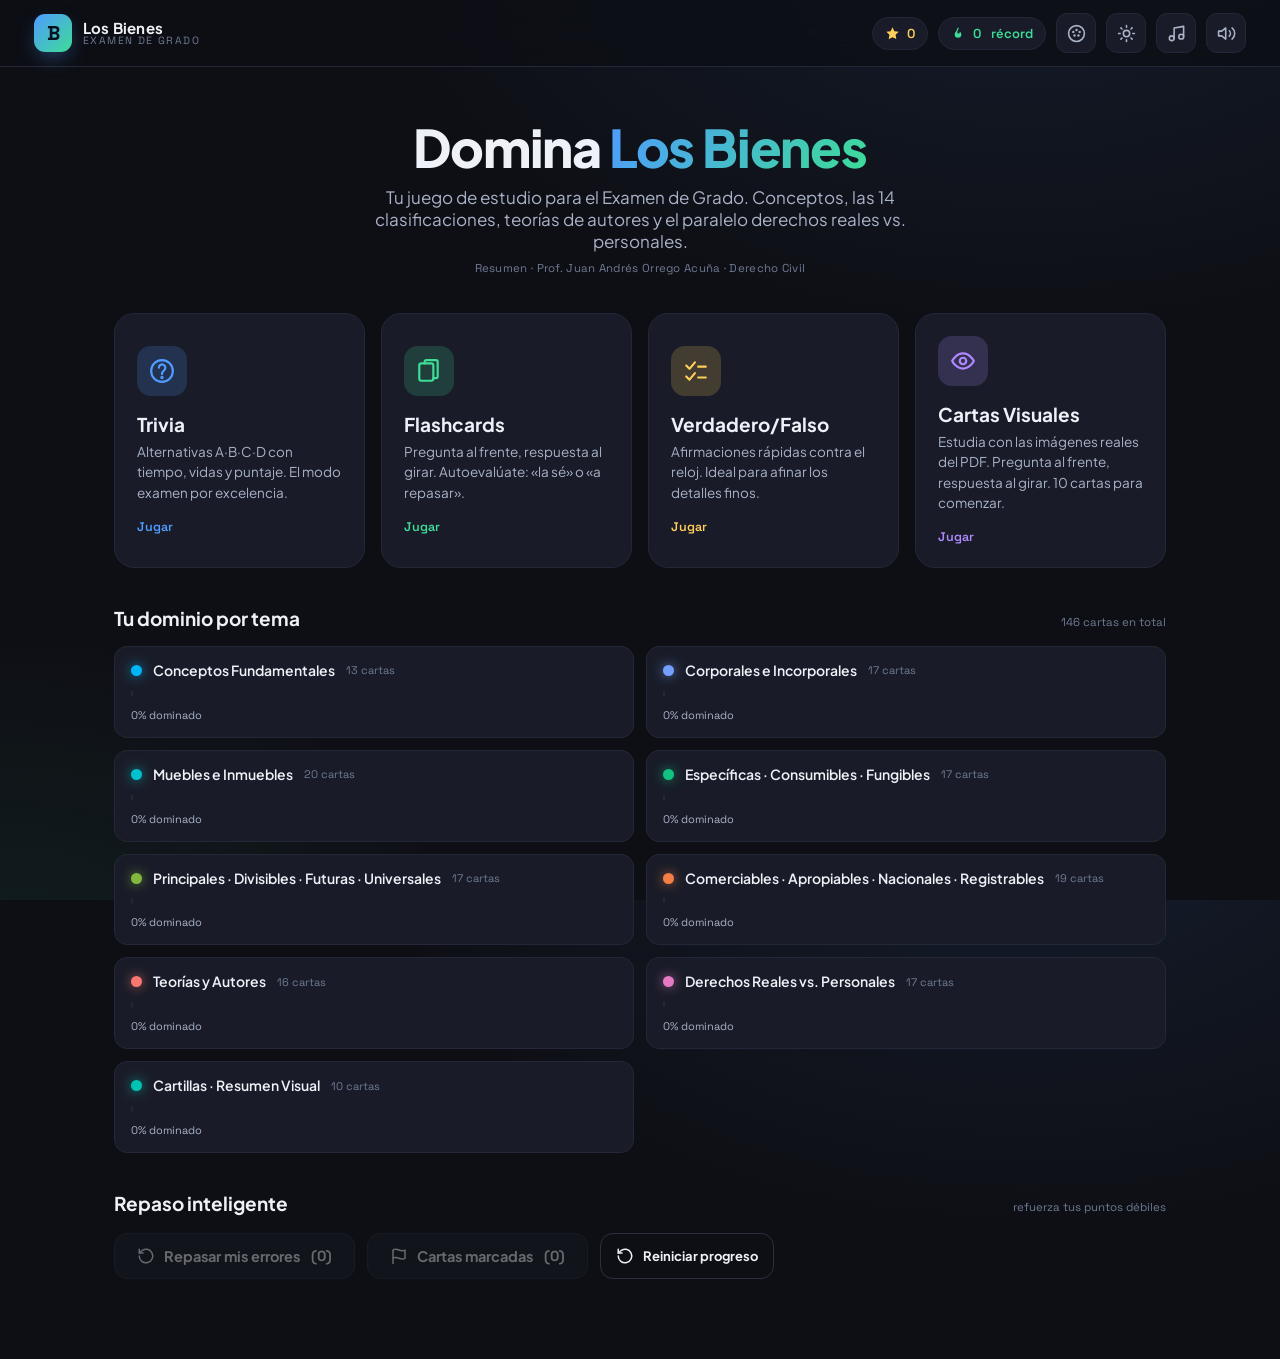
<file: index.html>
<!DOCTYPE html>
<html lang="es">
<head>
  <meta charset="UTF-8">
  <meta name="viewport" content="width=device-width, initial-scale=1.0, viewport-fit=cover">
  <title>Los Bienes · Juego de Estudio — Examen de Grado</title>
  <link rel="preconnect" href="https://fonts.googleapis.com">
  <link rel="preconnect" href="https://fonts.gstatic.com" crossorigin>
  <link href="https://fonts.googleapis.com/css2?family=Plus+Jakarta+Sans:wght@400;500;600;700;800&family=Space+Grotesk:wght@500;600;700&display=swap" rel="stylesheet">
  <link rel="stylesheet" href="estilos.css">
</head>
<body>
  <div id="app">
    <header class="topbar" id="topbar"></header>
    <main class="main">
      <section class="screen" id="screen-home"></section>
      <section class="screen hidden" id="screen-setup"></section>
      <section class="screen hidden" id="screen-play"></section>
      <section class="screen hidden" id="screen-results"></section>
    </main>
  </div>

  <script src="data/preguntas.js"></script>
  <script src="audio.js"></script>
  <script src="util.js"></script>
  <script src="game.js"></script>
  <script src="app.js"></script>
</body>
</html>
</file>
<file: estilos.css>
/* ============================================================
   LOS BIENES · Juego de estudio — estilos
============================================================ */
:root {
  --bg: #0e0f15;
  --bg-2: #14161f;
  --panel: #191c28;
  --panel-2: #20243264;
  --line: #2a2f40;
  --line-soft: #232838;
  --txt: #eef1f8;
  --txt-dim: #aab2c8;
  --txt-faint: #707a93;
  --blue: #4f9bff;
  --green: #3ddc97;
  --red: #ff6b7d;
  --gold: #ffce5a;
  --blue-d: #1f3a66;
  --green-d: #18402f;
  --red-d: #4a2530;
  --radius: 20px;
  --radius-s: 13px;
  --shadow: 0 18px 50px -22px rgba(0,0,0,.85);
  --shadow-lift: 0 26px 60px -20px rgba(0,0,0,.9);
  --ff: "Plus Jakarta Sans", system-ui, sans-serif;
  --ff-mono: "Space Grotesk", ui-monospace, monospace;
}

* { box-sizing: border-box; margin: 0; padding: 0; }
html, body { height: 100%; }
body {
  font-family: var(--ff);
  background:
    radial-gradient(1100px 700px at 80% -10%, color-mix(in oklab, var(--blue) 10%, transparent), transparent 60%),
    radial-gradient(900px 650px at 0% 110%, color-mix(in oklab, var(--green) 8%, transparent), transparent 55%),
    var(--bg);
  color: var(--txt);
  -webkit-font-smoothing: antialiased;
  overflow-x: hidden;
}

[data-theme="light"] body {
  background:
    radial-gradient(1100px 700px at 80% -10%, color-mix(in oklab, var(--blue) 7%, transparent), transparent 60%),
    radial-gradient(900px 650px at 0% 110%, color-mix(in oklab, var(--green) 5%, transparent), transparent 55%),
    var(--bg);
}

button { font-family: inherit; cursor: pointer; border: none; background: none; color: inherit; }
::selection { background: var(--blue); color: #07101f; }

/* ---------- App shell ---------- */
#app { min-height: 100vh; display: flex; flex-direction: column; }

.topbar {
  position: sticky; top: 0; z-index: 40;
  display: flex; align-items: center; gap: 14px;
  padding: 13px clamp(14px, 4vw, 34px);
  background: rgba(14,15,21,.78);
  backdrop-filter: blur(14px);
  border-bottom: 1px solid var(--line-soft);
  background: var(--topbar-bg, rgba(14,15,21,.78));
}
.brand { display: flex; align-items: center; gap: 11px; cursor: pointer; }
.brand .mark {
  width: 38px; height: 38px; border-radius: 11px; flex: none;
  background: linear-gradient(135deg, var(--blue), var(--green));
  display: grid; place-items: center; color: #06121f; font-weight: 800;
  font-family: var(--ff-mono); font-size: 20px;
  box-shadow: 0 8px 22px -8px rgba(79,155,255,.7);
}
.brand .b-txt { display: flex; flex-direction: column; line-height: 1.05; }
.brand .b-txt b { font-size: 15px; letter-spacing: .2px; }
.brand .b-txt span { font-size: 10.5px; color: var(--txt-faint); font-family: var(--ff-mono); text-transform: uppercase; letter-spacing: 1.4px; }

.top-stats { margin-left: auto; display: flex; align-items: center; gap: 10px; }
.chip {
  display: inline-flex; align-items: center; gap: 7px;
  padding: 7px 12px; border-radius: 999px;
  background: var(--panel); border: 1px solid var(--line-soft);
  font-family: var(--ff-mono); font-size: 13px; font-weight: 600;
  white-space: nowrap;
}
.chip svg { width: 15px; height: 15px; }
.chip.pts { color: var(--gold); }
.chip.streak { color: var(--green); }
.icon-btn {
  width: 40px; height: 40px; border-radius: 11px; flex: none;
  background: var(--panel); border: 1px solid var(--line-soft);
  display: grid; place-items: center; color: var(--txt-dim);
  transition: .16s;
}
.icon-btn:hover { color: var(--txt); border-color: var(--line); transform: translateY(-1px); }
.icon-btn.active { color: var(--green); border-color: var(--green); box-shadow: 0 0 0 1px var(--green) inset; }
.icon-btn svg { width: 19px; height: 19px; }

.main { flex: 1; width: 100%; max-width: 1120px; margin: 0 auto; padding: clamp(18px, 4vw, 40px) clamp(14px, 4vw, 34px) 80px; }

/* ---------- Screens ---------- */
.screen { animation: fade .35s ease; }
@keyframes fade { from { opacity: 0; transform: translateY(8px); } to { opacity: 1; transform: none; } }
.hidden { display: none !important; }

/* ---------- Home ---------- */
.hero { text-align: center; padding: 14px 0 30px; }
.hero h1 { font-size: clamp(30px, 6vw, 52px); font-weight: 800; letter-spacing: -1.2px; line-height: 1.02; }
.hero h1 .accent { background: linear-gradient(120deg, var(--blue), var(--green)); -webkit-background-clip: text; background-clip: text; color: transparent; }
.hero p { margin-top: 12px; color: var(--txt-dim); font-size: clamp(14px, 2.4vw, 17px); max-width: 540px; margin-inline: auto; }
.hero .src { margin-top: 9px; font-family: var(--ff-mono); font-size: 11.5px; color: var(--txt-faint); letter-spacing: .3px; }

.modes { display: grid; grid-template-columns: repeat(auto-fill, minmax(230px, 1fr)); gap: 16px; margin-top: 8px; }
.mode-card {
  position: relative; text-align: left; padding: 22px; border-radius: var(--radius);
  background: var(--panel); border: 1px solid var(--line-soft);
  transition: .18s; overflow: hidden;
}
.mode-card::after {
  content: ""; position: absolute; inset: 0; opacity: 0; transition: .18s;
  background: radial-gradient(120% 100% at 50% 0%, var(--mc, var(--blue)), transparent 70%);
  mix-blend-mode: soft-light;
}
.mode-card:hover { transform: translateY(-4px); border-color: var(--mc, var(--blue)); box-shadow: var(--shadow-lift); }
.mode-card:hover::after { opacity: .5; }
.mode-card .mc-ico { width: 50px; height: 50px; border-radius: 14px; display: grid; place-items: center; margin-bottom: 16px;
  background: color-mix(in oklab, var(--mc) 18%, transparent); color: var(--mc); }
.mode-card .mc-ico svg { width: 26px; height: 26px; }
.mode-card h3 { font-size: 19px; font-weight: 700; }
.mode-card p { margin-top: 6px; color: var(--txt-dim); font-size: 13.5px; line-height: 1.5; }
.mode-card .go { margin-top: 16px; display: inline-flex; align-items: center; gap: 6px; font-family: var(--ff-mono); font-size: 12.5px; color: var(--mc); font-weight: 600; }

.section-h { display: flex; align-items: baseline; justify-content: space-between; margin: 38px 0 16px; }
.section-h h2 { font-size: 19px; font-weight: 700; }
.section-h .hint { font-family: var(--ff-mono); font-size: 11.5px; color: var(--txt-faint); }

/* topic mastery grid */
.topics { display: grid; grid-template-columns: repeat(2, 1fr); gap: 12px; }
.topic {
  text-align: left; padding: 15px 16px; border-radius: var(--radius-s);
  background: var(--panel); border: 1px solid var(--line-soft);
  display: flex; flex-direction: column; gap: 11px; transition: .16s;
}
.topic:hover { border-color: color-mix(in oklab, var(--th) 60%, var(--line)); transform: translateY(-2px); }
.topic .t-top { display: flex; align-items: center; gap: 11px; }
.topic .dot { width: 11px; height: 11px; border-radius: 50%; background: var(--th); flex: none; box-shadow: 0 0 12px -1px var(--th); }
.topic .t-name { font-weight: 600; font-size: 14px; line-height: 1.2; }
.topic .t-count { margin-left: auto; font-family: var(--ff-mono); font-size: 11px; color: var(--txt-faint); white-space: nowrap; }
.bar { height: 7px; border-radius: 99px; background: var(--bar-bg, #0c0e15); overflow: hidden; border: 1px solid var(--line-soft); }
.bar > i { display: block; height: 100%; border-radius: 99px; background: linear-gradient(90deg, color-mix(in oklab, var(--th) 70%, #fff 0%), var(--th)); width: 0%; transition: width .6s cubic-bezier(.2,.8,.2,1); }
.topic .t-pct { font-family: var(--ff-mono); font-size: 11px; color: var(--txt-dim); }

.start-row { display: flex; flex-wrap: wrap; gap: 12px; margin-top: 18px; }
.btn {
  display: inline-flex; align-items: center; justify-content: center; gap: 9px;
  padding: 13px 22px; border-radius: 13px; font-weight: 700; font-size: 14.5px;
  background: var(--panel); border: 1px solid var(--line); color: var(--txt); transition: .16s;
}
.btn:hover { transform: translateY(-2px); border-color: var(--line); }
.btn svg { width: 18px; height: 18px; }
.btn.primary { background: linear-gradient(120deg, var(--blue), #6aa9ff); color: #07101f; border-color: transparent; box-shadow: 0 12px 30px -12px var(--blue); }
.btn.primary:hover { box-shadow: 0 16px 38px -12px var(--blue); }
.btn.green { background: linear-gradient(120deg, var(--green), #62e7ad); color: #06231a; box-shadow: 0 12px 30px -12px var(--green); }
.btn.ghost { background: transparent; }
.btn.sm { padding: 9px 15px; font-size: 13px; }
.btn:disabled { opacity: .4; pointer-events: none; }

/* ---------- Setup screen ---------- */
.setup-wrap { max-width: 720px; margin: 0 auto; }
.back-link { display: inline-flex; align-items: center; gap: 7px; color: var(--txt-dim); font-size: 13.5px; font-weight: 600; padding: 8px 4px; margin-bottom: 6px; transition: .15s; }
.back-link:hover { color: var(--txt); }
.back-link svg { width: 17px; height: 17px; }
.setup-card { background: var(--panel); border: 1px solid var(--line-soft); border-radius: var(--radius); padding: clamp(18px,4vw,30px); }
.setup-card h2 { font-size: 23px; font-weight: 800; }
.setup-card > p.sub { color: var(--txt-dim); font-size: 14px; margin-top: 5px; }
.field { margin-top: 22px; }
.field > label { display: block; font-family: var(--ff-mono); font-size: 11.5px; text-transform: uppercase; letter-spacing: 1.2px; color: var(--txt-faint); margin-bottom: 10px; }
.pick-row { display: flex; flex-wrap: wrap; gap: 9px; }
.pick {
  padding: 9px 15px; border-radius: 11px; font-size: 13.5px; font-weight: 600;
  background: var(--bg-2); border: 1px solid var(--line-soft); color: var(--txt-dim); transition: .14s;
}
.pick:hover { color: var(--txt); border-color: var(--line); }
.pick.on { background: color-mix(in oklab, var(--blue) 16%, transparent); border-color: var(--blue); color: #cfe2ff; }
.topic-pick { display: grid; grid-template-columns: 1fr 1fr; gap: 9px; }
.topic-pick .pick { display: flex; align-items: center; gap: 9px; text-align: left; }
.topic-pick .pick .dot { width: 9px; height: 9px; border-radius: 50%; background: var(--th); flex: none; }
.topic-pick .pick.on { border-color: var(--th); background: color-mix(in oklab, var(--th) 16%, transparent); color: #fff; }
.setup-go { margin-top: 26px; display: flex; gap: 12px; align-items: center; flex-wrap: wrap; }
.setup-go .count { font-family: var(--ff-mono); font-size: 12.5px; color: var(--txt-faint); }

/* ---------- Play HUD ---------- */
.play-head { display: flex; align-items: center; gap: 12px; margin-bottom: 18px; flex-wrap: wrap; }
.play-head .ph-topic { display: flex; align-items: center; gap: 9px; font-weight: 700; font-size: 15px; }
.play-head .ph-topic .dot { width: 10px; height: 10px; border-radius: 50%; background: var(--th); }
.lives { display: flex; gap: 5px; margin-left: auto; }
.life { width: 22px; height: 22px; color: var(--red); transition: .3s; }
.life svg { width: 100%; height: 100%; }
.life.lost { color: var(--line); transform: scale(.8); opacity: .5; }
.progress-track { height: 8px; border-radius: 99px; background: var(--bg-2); border: 1px solid var(--line-soft); overflow: hidden; margin-bottom: 8px; }
.progress-track > i { display: block; height: 100%; background: linear-gradient(90deg, var(--blue), var(--green)); width: 0; transition: width .4s ease; }
.qmeta { display: flex; justify-content: space-between; font-family: var(--ff-mono); font-size: 11.5px; color: var(--txt-faint); margin-bottom: 16px; }

/* timer ring */
.timer { display: flex; align-items: center; gap: 8px; }
.timer .ring { width: 34px; height: 34px; transform: rotate(-90deg); }
.timer .ring circle { fill: none; stroke-width: 4; }
.timer .ring .bgc { stroke: var(--line-soft); }
.timer .ring .fg { stroke: var(--green); stroke-linecap: round; transition: stroke-dashoffset .25s linear, stroke .25s; }
.timer .tnum { font-family: var(--ff-mono); font-weight: 700; font-size: 14px; min-width: 24px; }
.timer.warn .ring .fg { stroke: var(--red); }
.timer.warn .tnum { color: var(--red); }

/* ---------- Flashcard ---------- */
.flash-stage { perspective: 1600px; margin: 8px auto 0; max-width: 620px; }
.flashcard { position: relative; width: 100%; min-height: 340px; transform-style: preserve-3d; transition: transform .6s cubic-bezier(.2,.85,.25,1); cursor: pointer; }
.flashcard.flipped { transform: rotateY(180deg); }
.face {
  position: absolute; inset: 0; backface-visibility: hidden; -webkit-backface-visibility: hidden;
  border-radius: var(--radius); padding: clamp(24px, 5vw, 40px);
  display: flex; flex-direction: column; border: 1px solid var(--line);
  background: linear-gradient(165deg, var(--panel), var(--bg-2));
  box-shadow: var(--shadow);
}
.face .tag { font-family: var(--ff-mono); font-size: 11px; text-transform: uppercase; letter-spacing: 1.4px; display: flex; align-items: center; gap: 8px; }
.face .tag .dot { width: 8px; height: 8px; border-radius: 50%; background: var(--th); }
.face .q-body { flex: 1; display: flex; align-items: center; }
.face .q-body p { font-size: clamp(18px, 3.4vw, 25px); font-weight: 600; line-height: 1.32; text-wrap: pretty; }
.face.back { transform: rotateY(180deg); background: linear-gradient(165deg, var(--face-back-1,#142033), var(--face-back-2,#0f1826)); border-color: var(--blue-d); }
.face.back .a-label { color: var(--green); }
.face.back .q-body p { font-size: clamp(15px, 2.7vw, 19px); font-weight: 500; line-height: 1.5; color: var(--face-back-txt, #e7f6ee); }
.face .foot { font-family: var(--ff-mono); font-size: 11.5px; color: var(--txt-faint); display: flex; align-items: center; gap: 7px; }
.face .foot svg { width: 14px; height: 14px; }

.flash-controls { display: grid; grid-template-columns: 1fr 1fr; gap: 12px; max-width: 620px; margin: 18px auto 0; }
.rate-btn { padding: 15px; border-radius: 14px; font-weight: 700; font-size: 14.5px; border: 1px solid var(--line); background: var(--panel); display: flex; align-items: center; justify-content: center; gap: 9px; transition: .15s; }
.rate-btn svg { width: 19px; height: 19px; }
.rate-btn.bad:hover { border-color: var(--red); color: var(--red); background: var(--red-d); transform: translateY(-2px); }
.rate-btn.good:hover { border-color: var(--green); color: var(--green); background: var(--green-d); transform: translateY(-2px); }
.flash-hint { text-align: center; color: var(--txt-faint); font-size: 13px; margin-top: 16px; font-family: var(--ff-mono); }
.flash-hint b { color: var(--txt-dim); }

/* ---------- Quiz / V-F card ---------- */
.q-card {
  max-width: 680px; margin: 0 auto; background: var(--panel); border: 1px solid var(--line);
  border-radius: var(--radius); padding: clamp(22px, 4.5vw, 36px); box-shadow: var(--shadow);
}
.q-card .tag { font-family: var(--ff-mono); font-size: 11px; text-transform: uppercase; letter-spacing: 1.4px; color: var(--txt-faint); display: flex; align-items: center; gap: 8px; margin-bottom: 16px; }
.q-card .tag .dot { width: 8px; height: 8px; border-radius: 50%; background: var(--th); }
.q-card .q-text { font-size: clamp(18px, 3.3vw, 24px); font-weight: 700; line-height: 1.3; text-wrap: pretty; }
.opts { display: flex; flex-direction: column; gap: 11px; margin-top: 24px; }
.opt {
  display: flex; align-items: center; gap: 14px; text-align: left;
  padding: 15px 17px; border-radius: 14px; background: var(--bg-2);
  border: 1px solid var(--line-soft); transition: .14s; font-size: 15px; font-weight: 500;
}
.opt:hover:not(.locked) { border-color: var(--blue); transform: translateX(3px); }
.opt .key { width: 28px; height: 28px; border-radius: 8px; flex: none; display: grid; place-items: center; font-family: var(--ff-mono); font-weight: 700; font-size: 14px; background: var(--panel); border: 1px solid var(--line); }
.opt .otxt { line-height: 1.4; }
.opt .res { margin-left: auto; width: 22px; height: 22px; opacity: 0; flex: none; }
.opts.locked .opt { pointer-events: none; }
.opt.correct { border-color: var(--green); background: var(--green-d); color: #d6ffe9; }
.opt.correct .key { background: var(--green); color: #06231a; border-color: var(--green); }
.opt.correct .res { opacity: 1; color: var(--green); }
.opt.wrong { border-color: var(--red); background: var(--red-d); color: #ffd9de; }
.opt.wrong .key { background: var(--red); color: #2a0a10; border-color: var(--red); }
.opt.wrong .res { opacity: 1; color: var(--red); }
.opt.dim { opacity: .45; }

/* V/F big buttons */
.vf-row { display: grid; grid-template-columns: 1fr 1fr; gap: 14px; margin-top: 26px; }
.vf-btn { padding: 26px 18px; border-radius: 16px; font-size: 19px; font-weight: 800; border: 1.5px solid var(--line); background: var(--bg-2); display: flex; flex-direction: column; align-items: center; gap: 10px; transition: .15s; }
.vf-btn svg { width: 34px; height: 34px; }
.vf-btn.v { color: var(--green); }
.vf-btn.f { color: var(--red); }
.vf-btn:hover:not(.locked) { transform: translateY(-3px); }
.vf-btn.v:hover:not(.locked) { border-color: var(--green); background: var(--green-d); }
.vf-btn.f:hover:not(.locked) { border-color: var(--red); background: var(--red-d); }
.vf-btn.picked-right { border-color: var(--green); background: var(--green-d); box-shadow: 0 0 0 1px var(--green) inset; }
.vf-btn.picked-wrong { border-color: var(--red); background: var(--red-d); box-shadow: 0 0 0 1px var(--red) inset; }
.vf-row.locked .vf-btn { pointer-events: none; }
.vf-row.locked .vf-btn:not(.picked-right):not(.picked-wrong) { opacity: .4; }

/* explanation reveal */
.explain { margin-top: 18px; border-radius: 14px; padding: 0 17px; max-height: 0; overflow: hidden; opacity: 0; border: 1px solid transparent; transition: max-height .4s ease, opacity .3s, padding .3s, margin .3s; }
.explain.show { max-height: 420px; opacity: 1; padding: 15px 17px; margin-top: 18px; }
.explain.ok { background: var(--green-d); border-color: color-mix(in oklab, var(--green) 40%, transparent); }
.explain.no { background: var(--red-d); border-color: color-mix(in oklab, var(--red) 40%, transparent); }
.explain .e-head { display: flex; align-items: center; gap: 8px; font-weight: 800; font-size: 14px; margin-bottom: 6px; }
.explain .e-head svg { width: 18px; height: 18px; }
.explain.ok .e-head { color: var(--green); }
.explain.no .e-head { color: var(--red); }
.explain p { font-size: 14px; line-height: 1.55; color: #e9edf6; text-wrap: pretty; }

.q-foot { display: flex; align-items: center; gap: 12px; margin-top: 22px; max-width: 680px; margin-inline: auto; }
.flag-btn { display: inline-flex; align-items: center; gap: 7px; padding: 10px 14px; border-radius: 11px; background: var(--panel); border: 1px solid var(--line-soft); color: var(--txt-dim); font-size: 13px; font-weight: 600; transition: .15s; }
.flag-btn:hover { color: var(--gold); border-color: var(--gold); }
.flag-btn.on { color: var(--gold); border-color: var(--gold); background: color-mix(in oklab, var(--gold) 14%, transparent); }
.flag-btn svg { width: 16px; height: 16px; }
.next-btn { margin-left: auto; }

/* score popup */
.pop { position: fixed; left: 50%; top: 50%; transform: translate(-50%,-50%); z-index: 80; pointer-events: none; font-family: var(--ff-mono); font-weight: 800; font-size: 40px; opacity: 0; }
.pop.go { animation: popUp 1s ease forwards; }
@keyframes popUp { 0% { opacity: 0; transform: translate(-50%,-30%) scale(.6);} 20%{opacity:1;transform:translate(-50%,-60%) scale(1.1);} 100%{opacity:0; transform:translate(-50%,-130%) scale(1);} }
.pop.plus { color: var(--green); }
.pop.minus { color: var(--red); }

/* ---------- Results ---------- */
.result-card { max-width: 640px; margin: 0 auto; text-align: center; background: var(--panel); border: 1px solid var(--line); border-radius: var(--radius); padding: clamp(26px,5vw,44px); box-shadow: var(--shadow); }
.result-card .medal { width: 96px; height: 96px; margin: 0 auto 16px; border-radius: 50%; display: grid; place-items: center; background: radial-gradient(circle at 50% 35%, color-mix(in oklab, var(--gold) 40%, transparent), transparent 70%); }
.result-card .medal svg { width: 60px; height: 60px; color: var(--gold); }
.result-card h2 { font-size: 27px; font-weight: 800; }
.result-card .r-sub { color: var(--txt-dim); margin-top: 6px; font-size: 15px; }
.r-stats { display: grid; grid-template-columns: repeat(3,1fr); gap: 12px; margin: 26px 0; }
.r-stat { background: var(--bg-2); border: 1px solid var(--line-soft); border-radius: 14px; padding: 16px 10px; }
.r-stat b { display: block; font-family: var(--ff-mono); font-size: 27px; font-weight: 700; }
.r-stat span { font-size: 11.5px; color: var(--txt-faint); font-family: var(--ff-mono); text-transform: uppercase; letter-spacing: 1px; }
.r-stat.good b { color: var(--green); }
.r-stat.bad b { color: var(--red); }
.r-stat.pts b { color: var(--gold); }
.r-actions { display: flex; flex-wrap: wrap; gap: 12px; justify-content: center; }
.r-note { margin-top: 18px; font-size: 13px; color: var(--txt-faint); font-family: var(--ff-mono); }

/* confetti */
.confetti { position: fixed; inset: 0; pointer-events: none; z-index: 70; overflow: hidden; }
.confetti i { position: absolute; width: 9px; height: 14px; top: -20px; border-radius: 2px; animation: fall linear forwards; }
@keyframes fall { to { transform: translateY(105vh) rotate(640deg); opacity: .9; } }

/* toast */
.toast-wrap { position: fixed; bottom: 22px; left: 50%; transform: translateX(-50%); z-index: 90; display: flex; flex-direction: column; gap: 8px; align-items: center; }
.toast { background: var(--panel); border: 1px solid var(--line); border-radius: 12px; padding: 11px 18px; font-size: 13.5px; font-weight: 600; box-shadow: var(--shadow); display: flex; align-items: center; gap: 9px; animation: toastIn .3s ease; }
.toast svg { width: 17px; height: 17px; }
.toast.lvl { border-color: var(--gold); color: var(--gold); }
@keyframes toastIn { from { opacity: 0; transform: translateY(12px); } to { opacity: 1; transform: none; } }

/* ---------- Palette picker ---------- */
.pal-wrap { position: relative; }
.pal-panel {
  position: absolute; top: calc(100% + 10px); right: 0; z-index: 100;
  background: var(--panel); border: 1px solid var(--line);
  border-radius: 18px; padding: 18px;
  box-shadow: 0 24px 60px -16px rgba(0,0,0,.8);
  width: 302px; display: none;
  animation: palIn .22s cubic-bezier(.2,.8,.2,1);
}
.pal-panel.open { display: block; }
@keyframes palIn { from { opacity:0; transform:translateY(-8px) scale(.97); } to { opacity:1; transform:none; } }
.pal-panel h4 { font-family: var(--ff-mono); font-size: 11px; text-transform: uppercase; letter-spacing: 1.4px; color: var(--txt-faint); margin-bottom: 12px; }
.pal-section { font-family: var(--ff-mono); font-size: 10px; text-transform: uppercase; letter-spacing: 1.6px; color: var(--txt-faint); margin: 12px 0 8px; opacity: .7; }
.pal-section:first-of-type { margin-top: 0; }
.pal-grid { display: grid; grid-template-columns: 1fr 1fr; gap: 7px; }
.pal-btn {
  display: flex; align-items: center; gap: 9px;
  padding: 9px 11px; border-radius: 11px; border: 1.5px solid transparent;
  background: var(--bg-2); cursor: pointer; transition: .15s; text-align: left;
  font-family: var(--ff); color: var(--txt); font-size: 12.5px; font-weight: 600;
}
.pal-btn:hover { border-color: var(--line); transform: translateY(-1px); }
.pal-btn.active { border-color: var(--pal-a); box-shadow: 0 0 0 1px var(--pal-a) inset; }
.pal-dots { display: flex; gap: 3px; flex: none; }
.pal-dots span { width: 12px; height: 12px; border-radius: 50%; }

/* ---------- Light mode overrides ---------- */
[data-theme="light"] {
  --txt: #13172a;
  --txt-dim: #485070;
  --txt-faint: #868fa8;
  --red-d: #ffe0e4;
  --bar-bg: #e2e6f2;
  --shadow: 0 8px 28px -8px rgba(0,0,0,.13);
  --shadow-lift: 0 14px 40px -10px rgba(0,0,0,.16);
}

[data-theme="light"] .topbar {
  border-bottom-color: var(--line);
}

[data-theme="light"] .pal-panel {
  box-shadow: 0 8px 30px -6px rgba(0,0,0,.14);
}

[data-theme="light"] .explain p { color: var(--txt); }

[data-theme="light"] .opt.correct { color: #1a4a2e; }
[data-theme="light"] .opt.wrong   { color: #4a1a22; }

[data-theme="light"] .vf-btn.picked-right { color: #1a4a2e; }
[data-theme="light"] .vf-btn.picked-wrong { color: #4a1a22; }

[data-theme="light"] .r-stat.good b { color: color-mix(in oklab, var(--green) 80%, #000); }
[data-theme="light"] .r-stat.bad  b { color: color-mix(in oklab, var(--red)   80%, #000); }
[data-theme="light"] .r-stat.pts  b { color: color-mix(in oklab, var(--gold)  70%, #000); }

[data-theme="light"] .chip.pts    { color: color-mix(in oklab, var(--gold)  70%, #000); }
[data-theme="light"] .chip.streak { color: color-mix(in oklab, var(--green) 80%, #000); }

[data-theme="light"] .flag-btn:hover,
[data-theme="light"] .flag-btn.on { color: color-mix(in oklab, var(--gold) 70%, #000); border-color: color-mix(in oklab, var(--gold) 70%, #000); }
[data-theme="light"] .flag-btn.on { background: color-mix(in oklab, var(--gold) 10%, transparent); }

[data-theme="light"] .timer.warn .tnum { color: color-mix(in oklab, var(--red) 80%, #000); }

[data-theme="light"] .brand .mark { color: #fff; }

/* Theme toggle inside palette panel */
.theme-row {
  display: grid; grid-template-columns: 1fr 1fr; gap: 7px;
  margin-bottom: 14px; padding-bottom: 14px;
  border-bottom: 1px solid var(--line-soft);
}
.theme-btn {
  display: flex; align-items: center; justify-content: center; gap: 7px;
  padding: 9px 10px; border-radius: 10px; border: 1.5px solid var(--line-soft);
  background: var(--bg-2); color: var(--txt-dim);
  font-family: var(--ff-mono); font-size: 12px; font-weight: 700;
  cursor: pointer; transition: .15s;
}
.theme-btn svg { width: 14px; height: 14px; flex: none; }
.theme-btn:hover { border-color: var(--line); color: var(--txt); }
.theme-btn.on { border-color: var(--blue); color: var(--blue); background: color-mix(in oklab, var(--blue) 12%, transparent); }

/* ---------- empty state ---------- */
.empty { text-align: center; padding: 60px 20px; color: var(--txt-faint); }
.empty svg { width: 46px; height: 46px; margin-bottom: 14px; opacity: .5; }
.empty p { font-size: 15px; }

/* ---------- responsive ---------- */
@media (max-width: 720px) {
  .modes { grid-template-columns: 1fr; }
  .topics { grid-template-columns: 1fr; }
  .topic-pick { grid-template-columns: 1fr; }
  .r-stats { grid-template-columns: 1fr; }
  .brand .b-txt span { display: none; }
  .top-stats .chip span.lbl { display: none; }
}
@media (max-width: 420px) {
  .flash-controls { grid-template-columns: 1fr; }
}
</file>
